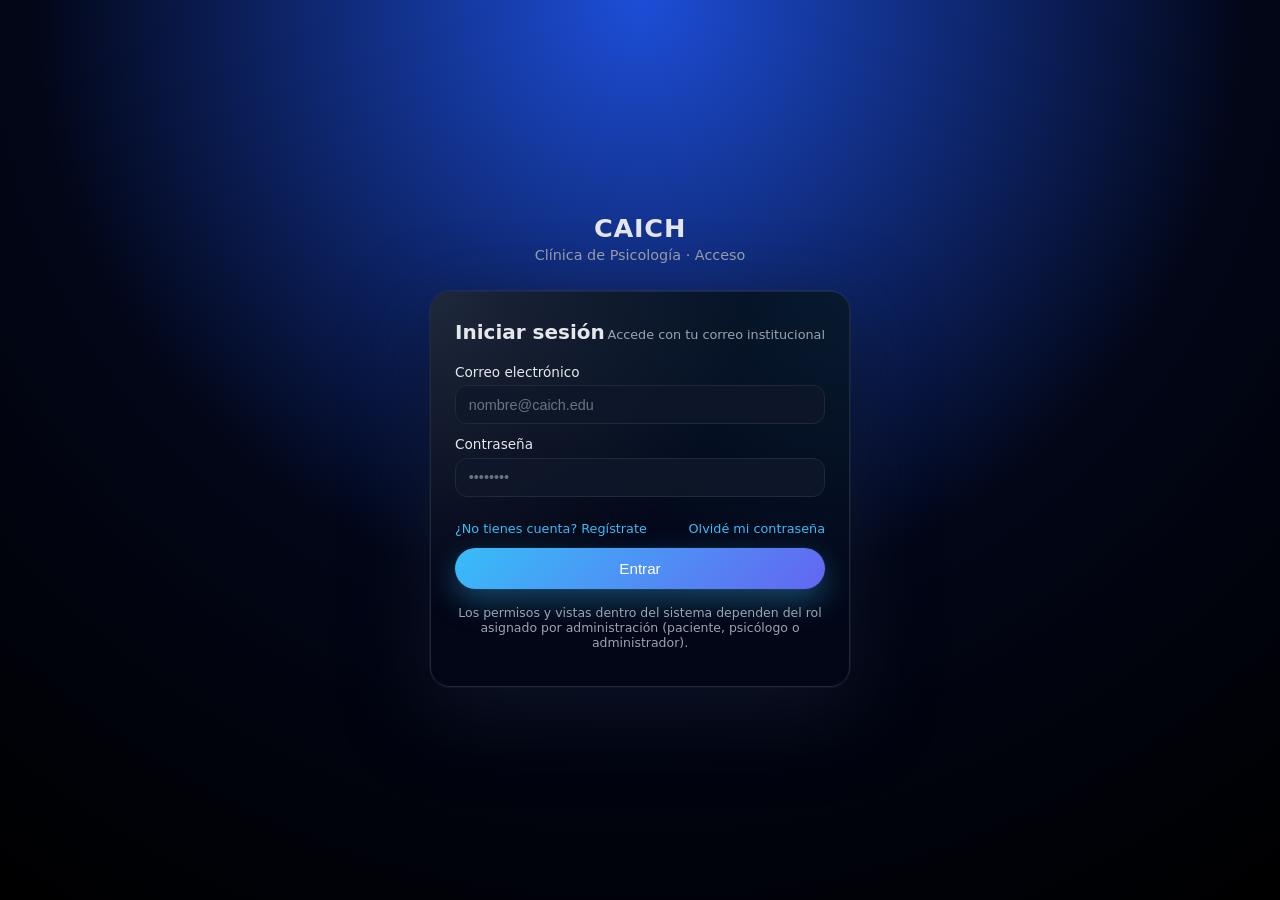
<file: login.html>
<!DOCTYPE html>
<html lang="es">
  <head>
    <meta charset="UTF-8" />
    <title>Iniciar sesión - CAICH</title>
    <meta name="viewport" content="width=device-width, initial-scale=1" />
    <link rel="stylesheet" href="./styles/auth.css" />
  </head>
  <body>
    <div class="auth-shell">
      <div class="auth-brand">
        <h1>CAICH</h1>
        <span>Clínica de Psicología · Acceso</span>
      </div>

      <div class="auth-card">
        <div class="auth-card-inner">
          <header class="auth-title">
            <h2>Iniciar sesión</h2>
            <small>Accede con tu correo institucional</small>
          </header>

          <form id="login-form" class="auth-form" autocomplete="on">
            <div class="auth-row">
              <label class="auth-label" for="login-email">Correo electrónico</label>
              <input
                id="login-email"
                name="email"
                type="email"
                class="auth-input"
                placeholder="nombre@caich.edu"
                required
              />
            </div>

            <div class="auth-row">
              <label class="auth-label" for="login-password">Contraseña</label>
              <input
                id="login-password"
                name="password"
                type="password"
                class="auth-input"
                placeholder="••••••••"
                minlength="6"
                required
              />
            </div>

            <div class="auth-footer-row">
              <a href="./register.html" class="auth-link">¿No tienes cuenta? Regístrate</a>
              <a href="#" id="recover-link" class="auth-link">Olvidé mi contraseña</a>
            </div>

            <button type="submit" class="auth-button">
              Entrar
            </button>

            <div id="login-message" class="auth-message"></div>
          </form>

          <p class="auth-hint">
            Los permisos y vistas dentro del sistema dependen del rol asignado por
            administración (paciente, psicólogo o administrador).
          </p>
        </div>
      </div>
    </div>

    <script type="module">
      import { login, recoverPassword, getMyRole } from "./js/auth.js";

      const form = document.getElementById("login-form");
      const messageBox = document.getElementById("login-message");
      const recoverLink = document.getElementById("recover-link");

      function showMessage(text, type) {
        if (!messageBox) return;
        messageBox.textContent = text;
        messageBox.className = "auth-message";
        if (type === "error") {
          messageBox.classList.add("auth-message--error");
        } else if (type === "success") {
          messageBox.classList.add("auth-message--success");
        }
      }

      function redirectByRole(role) {
        switch (role) {
          case "admin":
            window.location.href = "./admin/dashboard.html";
            break;
          case "psicologo":
          case "psicólogo":
            window.location.href = "./psychologist/dashboard.html";
            break;
          case "paciente":
          default:
            window.location.href = "./patient/dashboard.html";
        }
      }

      form?.addEventListener("submit", async (event) => {
        event.preventDefault();
        const formData = new FormData(form);
        const email = formData.get("email");
        const password = formData.get("password");

        showMessage("Verificando credenciales...", "success");

        const { data, error } = await login(email, password);

        if (error || !data) {
          showMessage(error?.message || "No se pudo iniciar sesión.", "error");
          return;
        }

        const roleResult = await getMyRole();
        if (roleResult.error) {
          showMessage(
            "Sesión iniciada, pero no se pudo determinar el rol. Contacta a administración.",
            "error"
          );
          return;
        }

        const role = roleResult.data;
        showMessage("Inicio de sesión correcto. Redirigiendo...", "success");

        setTimeout(() => redirectByRole(role), 700);
      });

      recoverLink?.addEventListener("click", async (event) => {
        event.preventDefault();
        const emailInput = document.getElementById("login-email");
        const email = emailInput?.value;

        if (!email) {
          showMessage("Escribe tu correo para recuperar la contraseña.", "error");
          return;
        }

        const { data, error } = await recoverPassword(email);
        if (error || !data) {
          showMessage(
            error?.message || "No se pudo enviar el correo de recuperación.",
            "error"
          );
          return;
        }

        showMessage(
          "Si el correo existe en el sistema, recibirás un enlace de recuperación en unos minutos.",
          "success"
        );
      });
    </script>
  </body>
</html>
</file>
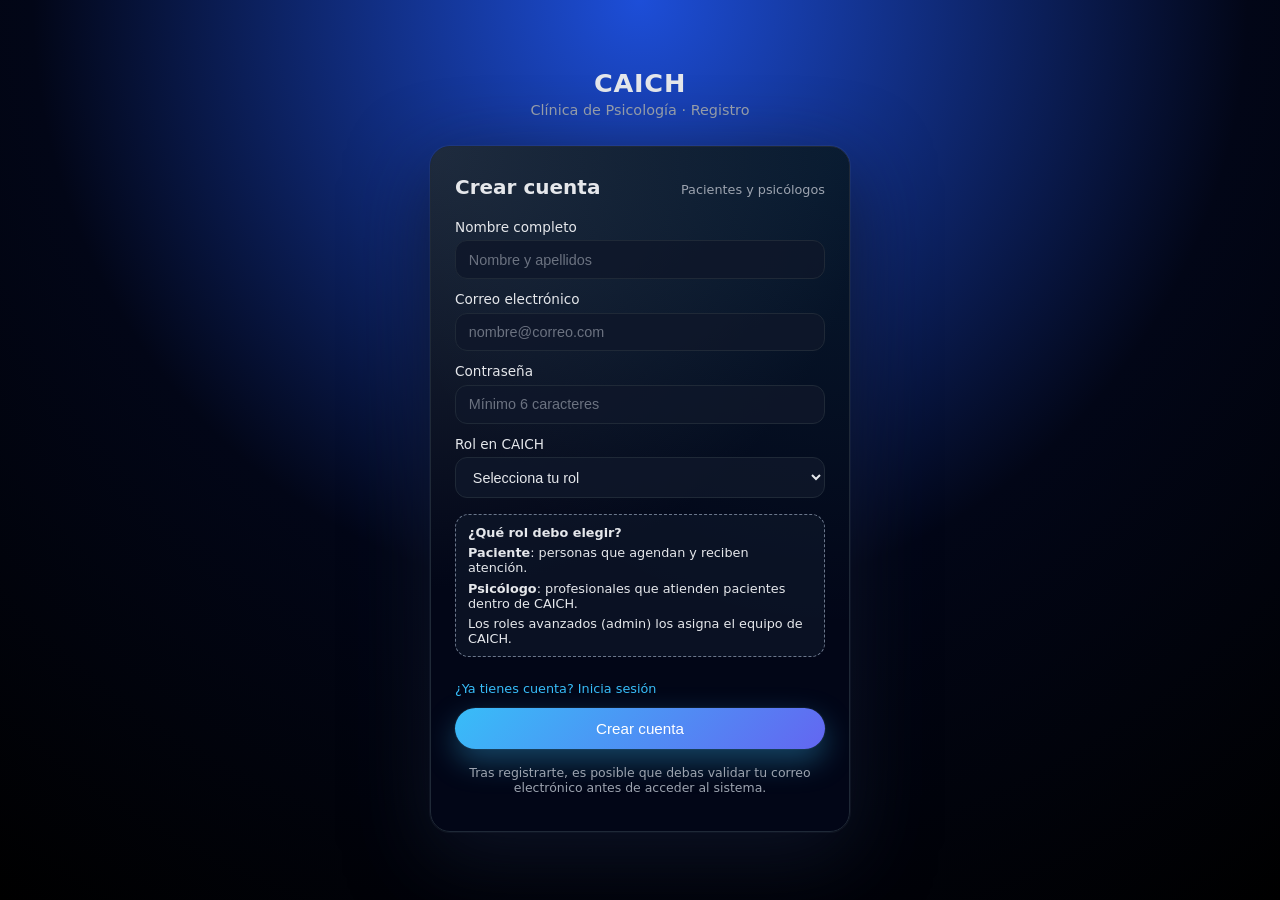
<file: register.html>
<!DOCTYPE html>
<html lang="es">
  <head>
    <meta charset="UTF-8" />
    <title>Registro de usuario - CAICH</title>
    <meta name="viewport" content="width=device-width, initial-scale=1" />
    <link rel="stylesheet" href="./styles/auth.css" />
  </head>
  <body>
    <div class="auth-shell">
      <div class="auth-brand">
        <h1>CAICH</h1>
        <span>Clínica de Psicología · Registro</span>
      </div>

      <div class="auth-card">
        <div class="auth-card-inner">
          <header class="auth-title">
            <h2>Crear cuenta</h2>
            <small>Pacientes y psicólogos</small>
          </header>

          <form id="register-form" class="auth-form" autocomplete="on">
            <div class="auth-row">
              <label class="auth-label" for="reg-fullname">Nombre completo</label>
              <input
                id="reg-fullname"
                name="fullName"
                type="text"
                class="auth-input"
                placeholder="Nombre y apellidos"
                required
              />
            </div>

            <div class="auth-row">
              <label class="auth-label" for="reg-email">Correo electrónico</label>
              <input
                id="reg-email"
                name="email"
                type="email"
                class="auth-input"
                placeholder="nombre@correo.com"
                required
              />
            </div>

            <div class="auth-row">
              <label class="auth-label" for="reg-password">Contraseña</label>
              <input
                id="reg-password"
                name="password"
                type="password"
                class="auth-input"
                placeholder="Mínimo 6 caracteres"
                minlength="6"
                required
              />
            </div>

            <div class="auth-row">
              <label class="auth-label" for="reg-role">Rol en CAICH</label>
              <select id="reg-role" name="role" class="auth-select" required>
                <option value="" disabled selected>Selecciona tu rol</option>
                <option value="paciente">Paciente</option>
                <option value="psicologo">Psicólogo</option>
              </select>
            </div>

            <div class="auth-role-row">
              <strong>¿Qué rol debo elegir?</strong>
              <span><b>Paciente</b>: personas que agendan y reciben atención.</span>
              <span><b>Psicólogo</b>: profesionales que atienden pacientes dentro de CAICH.</span>
              <span>Los roles avanzados (admin) los asigna el equipo de CAICH.</span>
            </div>

            <div class="auth-footer-row">
              <a href="./login.html" class="auth-link">¿Ya tienes cuenta? Inicia sesión</a>
            </div>

            <button type="submit" class="auth-button">
              Crear cuenta
            </button>

            <div id="register-message" class="auth-message"></div>
          </form>

          <p class="auth-hint">
            Tras registrarte, es posible que debas validar tu correo electrónico antes de acceder
            al sistema.
          </p>
        </div>
      </div>
    </div>

    <script type="module">
      import { register, login } from "./js/auth.js";

      const form = document.getElementById("register-form");
      const messageBox = document.getElementById("register-message");

      function showMessage(text, type) {
        if (!messageBox) return;
        messageBox.textContent = text;
        messageBox.className = "auth-message";
        if (type === "error") {
          messageBox.classList.add("auth-message--error");
        } else if (type === "success") {
          messageBox.classList.add("auth-message--success");
        }
      }

      form?.addEventListener("submit", async (event) => {
        event.preventDefault();
        const formData = new FormData(form);
        const fullName = formData.get("fullName");
        const email = formData.get("email");
        const password = formData.get("password");
        const role = formData.get("role");

        if (!role) {
          showMessage("Selecciona un rol para continuar.", "error");
          return;
        }

        showMessage("Creando cuenta...", "success");

        const { data, error } = await register(email, password, fullName, role);

        if (error || !data) {
          showMessage(error?.message || "No se pudo crear la cuenta.", "error");
          return;
        }

        // Dependiendo de la configuración de Supabase, puede requerir confirmación por correo.
        if (data.user && !data.session) {
          showMessage(
            "Registro correcto. Revisa tu correo para confirmar la cuenta antes de iniciar sesión.",
            "success"
          );
          return;
        }

        // Si ya hay sesión, redirigimos al login o directamente al sistema
        showMessage("Cuenta creada correctamente. Redirigiendo a inicio de sesión...", "success");
        setTimeout(() => {
          window.location.href = "./login.html";
        }, 900);
      });
    </script>
  </body>
</html>
</file>
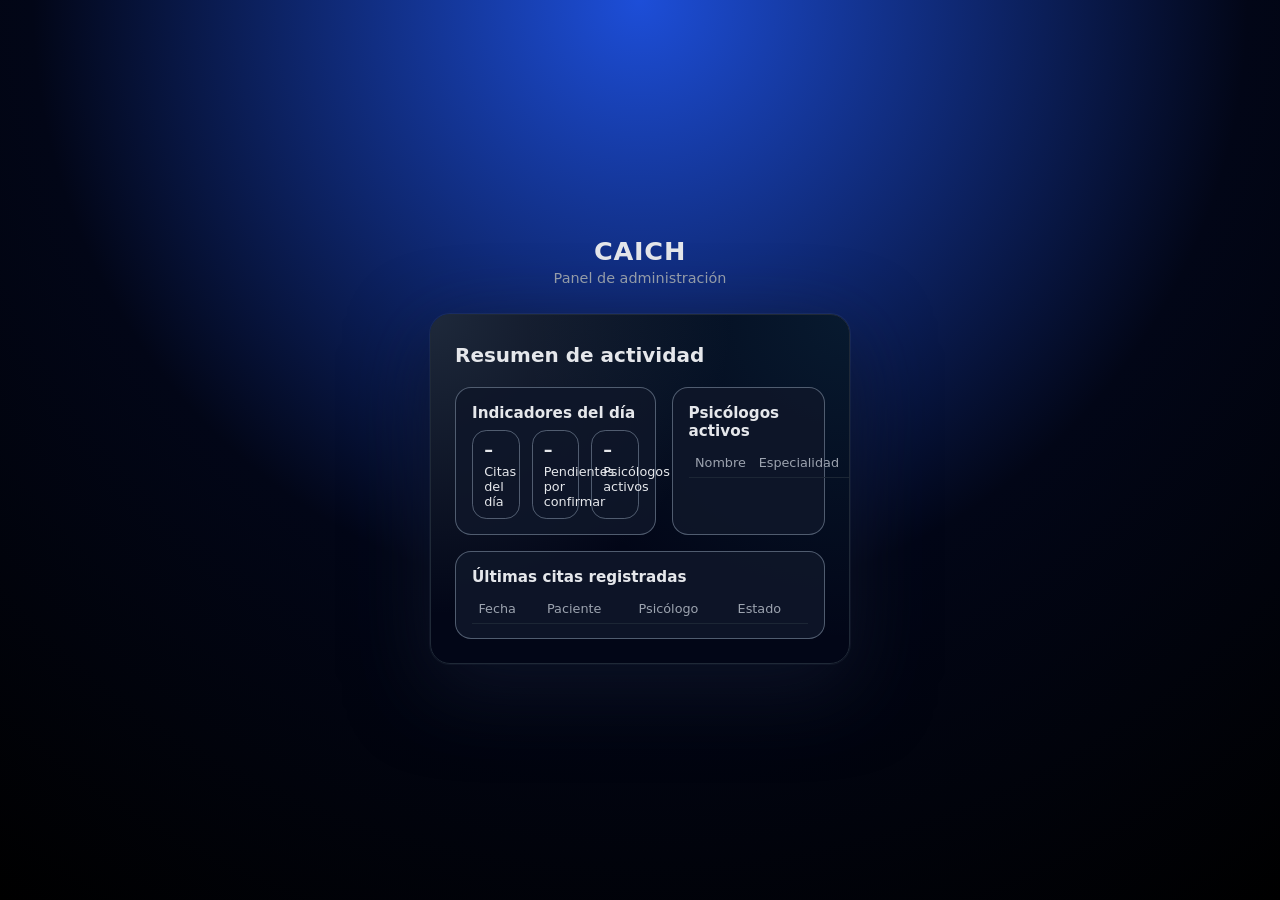
<file: admin/dashboard.html>
<!DOCTYPE html>
<html lang="es">
  <head>
    <meta charset="UTF-8" />
    <title>Panel administrador - CAICH</title>
    <meta name="viewport" content="width=device-width, initial-scale=1" />
    <link rel="stylesheet" href="../styles/auth.css" />
    <style>
      .admin-layout {
        display: grid;
        grid-template-columns: minmax(0, 1.7fr) minmax(0, 1.3fr);
        gap: 1rem;
        margin-top: 0.5rem;
      }

      .admin-card {
        border-radius: 1rem;
        border: 1px solid rgba(148, 163, 184, 0.5);
        background: rgba(15, 23, 42, 0.9);
        padding: 1rem 1rem 0.9rem;
      }

      .admin-card h3 {
        margin: 0 0 0.5rem;
        font-size: 0.95rem;
      }

      .kpi-grid {
        display: grid;
        grid-template-columns: repeat(3, minmax(0, 1fr));
        gap: 0.75rem;
      }

      .kpi {
        border-radius: 0.9rem;
        border: 1px solid rgba(148, 163, 184, 0.5);
        padding: 0.6rem 0.7rem;
        font-size: 0.8rem;
      }

      .kpi strong {
        display: block;
        font-size: 1.1rem;
        margin-bottom: 0.2rem;
      }

      table {
        width: 100%;
        border-collapse: collapse;
        font-size: 0.8rem;
      }

      th,
      td {
        padding: 0.45rem 0.4rem;
        border-bottom: 1px solid rgba(31, 41, 55, 0.9);
      }

      th {
        text-align: left;
        font-weight: 500;
        color: #9ca3af;
      }

      tbody tr:hover {
        background: rgba(15, 23, 42, 0.7);
      }

      .pill {
        display: inline-flex;
        padding: 0.15rem 0.5rem;
        border-radius: 999px;
        font-size: 0.7rem;
        border: 1px solid rgba(148, 163, 184, 0.7);
      }

      .pill--active {
        border-color: rgba(74, 222, 128, 0.8);
        color: #bbf7d0;
      }

      .pill--pending {
        border-color: rgba(250, 204, 21, 0.8);
        color: #fef9c3;
      }

      .pill--confirmed {
        border-color: rgba(56, 189, 248, 0.8);
        color: #e0f2fe;
      }

      .pill--cancelled {
        border-color: rgba(248, 113, 113, 0.9);
        color: #fecaca;
      }

      @media (max-width: 800px) {
        .admin-layout {
          grid-template-columns: minmax(0, 1fr);
        }
      }
    </style>
  </head>
  <body>
    <div class="auth-shell">
      <div class="auth-brand">
        <h1>CAICH</h1>
        <span>Panel de administración</span>
      </div>

      <div class="auth-card">
        <div class="auth-card-inner">
          <header class="auth-title">
            <h2>Resumen de actividad</h2>
            <small id="today-label"></small>
          </header>

          <div class="admin-layout">
            <section class="admin-card">
              <h3>Indicadores del día</h3>
              <div class="kpi-grid">
                <div class="kpi">
                  <strong id="kpi-total-dia">–</strong>
                  Citas del día
                </div>
                <div class="kpi">
                  <strong id="kpi-pendientes">–</strong>
                  Pendientes por confirmar
                </div>
                <div class="kpi">
                  <strong id="kpi-psicologos">–</strong>
                  Psicólogos activos
                </div>
              </div>
            </section>

            <section class="admin-card">
              <h3>Psicólogos activos</h3>
              <table>
                <thead>
                  <tr>
                    <th>Nombre</th>
                    <th>Especialidad</th>
                    <th>Estado</th>
                  </tr>
                </thead>
                <tbody id="psychologists-body"></tbody>
              </table>
            </section>
          </div>

          <section class="admin-card" style="margin-top: 1rem;">
            <h3>Últimas citas registradas</h3>
            <table>
              <thead>
                <tr>
                  <th>Fecha</th>
                  <th>Paciente</th>
                  <th>Psicólogo</th>
                  <th>Estado</th>
                </tr>
              </thead>
              <tbody id="appointments-body"></tbody>
            </table>
          </section>

          <div id="admin-message" class="auth-message"></div>
        </div>
      </div>
    </div>

    <script type="module">
      import { supabase } from "../js/supabaseClient.js";
      import { getCurrentUser, getMyRole } from "../js/auth.js";
      import { getAllAppointments } from "../js/appointments.js";

      const messageBox = document.getElementById("admin-message");

      function showMessage(text, type) {
        if (!messageBox) return;
        messageBox.textContent = text;
        messageBox.className = "auth-message";
        if (type === "error") {
          messageBox.classList.add("auth-message--error");
        } else if (type === "success") {
          messageBox.classList.add("auth-message--success");
        }
      }

      async function enforceAdmin() {
        const { data: user, error: userError } = await getCurrentUser();
        if (userError || !user) {
          window.location.href = "../login.html";
          return null;
        }

        const { data: role, error: roleError } = await getMyRole();
        if (roleError || role !== "admin") {
          window.location.href = "../login.html";
          return null;
        }
        return user;
      }

      function formatTodayLabel() {
        const today = new Date();
        const opts = { weekday: "long", year: "numeric", month: "short", day: "numeric" };
        const label = today.toLocaleDateString("es-ES", opts);
        document.getElementById("today-label").textContent = label;
        return today.toISOString().slice(0, 10);
      }

      async function loadKPIs(todayStr) {
        const { data: citasDia, error } = await supabase
          .from("citas")
          .select("id, estado")
          .eq("fecha", todayStr);

        if (!error && citasDia) {
          document.getElementById("kpi-total-dia").textContent = citasDia.length;
          const pendientes = citasDia.filter((c) => c.estado === "pendiente").length;
          document.getElementById("kpi-pendientes").textContent = pendientes;
        }

        const { data: psicologos, error: psyError } = await supabase
          .from("psicologos")
          .select("id")
          .eq("activo", true);
        if (!psyError && psicologos) {
          document.getElementById("kpi-psicologos").textContent = psicologos.length;
        }
      }

      async function loadPsychologistsTable() {
        const tbody = document.getElementById("psychologists-body");
        tbody.innerHTML = "";
        const { data, error } = await supabase
          .from("psicologos")
          .select("*")
          .eq("activo", true)
          .order("nombre_completo", { ascending: true });

        if (error) {
          showMessage("Error al cargar psicólogos activos.", "error");
          return;
        }

        if (!data.length) {
          tbody.innerHTML = "<tr><td colspan='3'>No hay psicólogos activos.</td></tr>";
          return;
        }

        data.forEach((p) => {
          const tr = document.createElement("tr");
          tr.innerHTML = `
            <td>${p.nombre_completo || "-"}</td>
            <td>${p.especialidad || "-"}</td>
            <td><span class="pill pill--active">Activo</span></td>
          `;
          tbody.appendChild(tr);
        });
      }

      async function loadLatestAppointments() {
        const tbody = document.getElementById("appointments-body");
        tbody.innerHTML = "";
        const { data, error } = await getAllAppointments();

        if (error) {
          showMessage("Error al cargar citas.", "error");
          return;
        }

        if (!data.length) {
          tbody.innerHTML = "<tr><td colspan='4'>No hay citas registradas.</td></tr>";
          return;
        }

        const latest = data.slice(-10).reverse();

        latest.forEach((c) => {
          const estado = String(c.estado || "").toLowerCase();
          let pillClass = "pill";
          if (estado === "pendiente") pillClass += " pill--pending";
          else if (estado === "confirmada") pillClass += " pill--confirmed";
          else if (estado === "cancelada") pillClass += " pill--cancelled";

          const tr = document.createElement("tr");
          tr.innerHTML = `
            <td>${c.fecha || ""} ${c.hora ? c.hora.slice(0, 5) : ""}</td>
            <td>${c.pacientes?.nombre_completo || "Paciente"}</td>
            <td>${c.psicologos?.nombre_completo || "Psicólogo"}</td>
            <td><span class="${pillClass}">${c.estado || "-"}</span></td>
          `;
          tbody.appendChild(tr);
        });
      }

      (async function init() {
        const user = await enforceAdmin();
        if (!user) return;

        const todayStr = formatTodayLabel();
        await Promise.all([loadKPIs(todayStr), loadPsychologistsTable(), loadLatestAppointments()]);
      })();
    </script>
  </body>
</html>
</file>
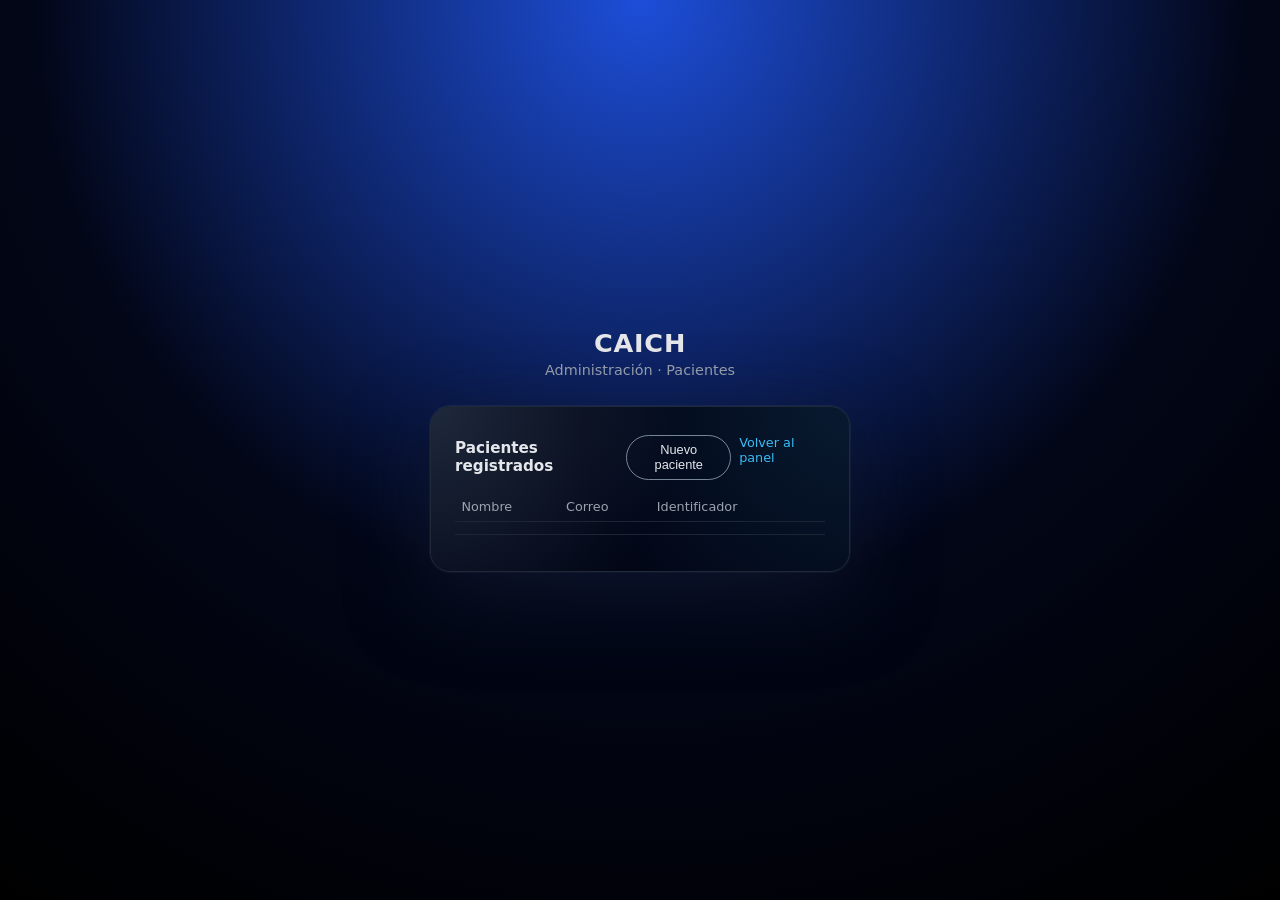
<file: admin/patients.html>
<!DOCTYPE html>
<html lang="es">
  <head>
    <meta charset="UTF-8" />
    <title>Gestión de pacientes - CAICH</title>
    <meta name="viewport" content="width=device-width, initial-scale=1" />
    <link rel="stylesheet" href="../styles/auth.css" />
    <style>
      .admin-layout-single {
        margin-top: 0.5rem;
      }

      .admin-card {
        border-radius: 1rem;
        border: 1px solid rgba(148, 163, 184, 0.5);
        background: rgba(15, 23, 42, 0.9);
        padding: 1rem 1rem 0.9rem;
      }

      .admin-card-header {
        display: flex;
        justify-content: space-between;
        align-items: center;
        margin-bottom: 0.75rem;
      }

      .admin-card-header h3 {
        margin: 0;
        font-size: 0.95rem;
      }

      .admin-actions {
        display: flex;
        gap: 0.5rem;
      }

      .btn-outline {
        border-radius: 999px;
        border: 1px solid rgba(148, 163, 184, 0.8);
        padding: 0.4rem 0.7rem;
        background: transparent;
        color: #e5e7eb;
        font-size: 0.8rem;
        cursor: pointer;
      }

      .btn-outline:hover {
        background: rgba(30, 64, 175, 0.6);
      }

      table {
        width: 100%;
        border-collapse: collapse;
        font-size: 0.8rem;
      }

      th,
      td {
        padding: 0.45rem 0.4rem;
        border-bottom: 1px solid rgba(31, 41, 55, 0.9);
      }

      th {
        text-align: left;
        font-weight: 500;
        color: #9ca3af;
      }

      tbody tr:hover {
        background: rgba(15, 23, 42, 0.7);
      }

      .tag {
        display: inline-flex;
        padding: 0.1rem 0.45rem;
        border-radius: 999px;
        border: 1px solid rgba(148, 163, 184, 0.7);
        font-size: 0.7rem;
      }

      .table-actions button {
        margin-right: 0.25rem;
        border-radius: 999px;
        border: 1px solid rgba(148, 163, 184, 0.8);
        background: transparent;
        color: #e5e7eb;
        font-size: 0.75rem;
        padding: 0.2rem 0.5rem;
        cursor: pointer;
      }

      .table-actions button[data-action="delete"] {
        border-color: rgba(248, 113, 113, 0.9);
        color: #fecaca;
      }

      .inline-form {
        margin-top: 0.75rem;
        border-top: 1px solid rgba(31, 41, 55, 0.9);
        padding-top: 0.75rem;
      }
    </style>
  </head>
  <body>
    <div class="auth-shell">
      <div class="auth-brand">
        <h1>CAICH</h1>
        <span>Administración · Pacientes</span>
      </div>

      <div class="auth-card admin-layout-single">
        <div class="auth-card-inner">
          <header class="admin-card-header">
            <h3>Pacientes registrados</h3>
            <div class="admin-actions">
              <button id="new-patient-btn" class="btn-outline">Nuevo paciente</button>
              <a href="./dashboard.html" class="auth-link">Volver al panel</a>
            </div>
          </header>

          <table>
            <thead>
              <tr>
                <th>Nombre</th>
                <th>Correo</th>
                <th>Identificador</th>
                <th></th>
              </tr>
            </thead>
            <tbody id="patients-body"></tbody>
          </table>

          <div id="patient-form-container" class="inline-form"></div>

          <div id="patients-message" class="auth-message"></div>
        </div>
      </div>
    </div>

    <script type="module">
      import { supabase } from "../js/supabaseClient.js";
      import { getCurrentUser, getMyRole } from "../js/auth.js";

      const tbody = document.getElementById("patients-body");
      const formContainer = document.getElementById("patient-form-container");
      const messageBox = document.getElementById("patients-message");
      const newPatientBtn = document.getElementById("new-patient-btn");

      function showMessage(text, type) {
        if (!messageBox) return;
        messageBox.textContent = text;
        messageBox.className = "auth-message";
        if (type === "error") {
          messageBox.classList.add("auth-message--error");
        } else if (type === "success") {
          messageBox.classList.add("auth-message--success");
        }
      }

      async function enforceAdmin() {
        const { data: user, error: userError } = await getCurrentUser();
        if (userError || !user) {
          window.location.href = "../login.html";
          return null;
        }

        const { data: role, error: roleError } = await getMyRole();
        if (roleError || role !== "admin") {
          window.location.href = "../login.html";
          return null;
        }
        return user;
      }

      async function loadPatients() {
        tbody.innerHTML = "";
        const { data, error } = await supabase
          .from("pacientes")
          .select("*")
          .order("created_at", { ascending: false });

        if (error) {
          console.error(error);
          showMessage("Error al cargar pacientes.", "error");
          return;
        }

        if (!data.length) {
          tbody.innerHTML = "<tr><td colspan='4'>No hay pacientes registrados.</td></tr>";
          return;
        }

        data.forEach((p) => {
          const tr = document.createElement("tr");
          tr.innerHTML = `
            <td>${p.nombre_completo || "-"}</td>
            <td>${p.email || "-"}</td>
            <td><span class="tag">${p.id}</span></td>
            <td class="table-actions">
              <button data-action="edit" data-id="${p.id}">Editar</button>
              <button data-action="delete" data-id="${p.id}">Eliminar</button>
            </td>
          `;
          tbody.appendChild(tr);
        });
      }

      function renderForm(patient = null) {
        const isEdit = Boolean(patient);
        formContainer.innerHTML = `
          <form id="patient-form" class="auth-form">
            <div class="auth-row">
              <label class="auth-label" for="p-name">Nombre completo</label>
              <input
                id="p-name"
                name="nombre_completo"
                type="text"
                class="auth-input"
                required
                value="${patient?.nombre_completo || ""}"
              />
            </div>
            <div class="auth-row">
              <label class="auth-label" for="p-email">Correo electrónico</label>
              <input
                id="p-email"
                name="email"
                type="email"
                class="auth-input"
                value="${patient?.email || ""}"
              />
            </div>
            <div class="auth-footer-row">
              <button type="button" id="cancel-form" class="btn-outline">Cancelar</button>
              <button type="submit" class="auth-button">
                ${isEdit ? "Guardar cambios" : "Registrar paciente"}
              </button>
            </div>
          </form>
        `;

        const form = document.getElementById("patient-form");
        const cancelBtn = document.getElementById("cancel-form");

        cancelBtn?.addEventListener("click", () => {
          formContainer.innerHTML = "";
        });

        form?.addEventListener("submit", async (event) => {
          event.preventDefault();
          const formData = new FormData(form);
          const payload = {
            nombre_completo: formData.get("nombre_completo"),
            email: formData.get("email") || null
          };

          let result;
          if (isEdit) {
            result = await supabase
              .from("pacientes")
              .update(payload)
              .eq("id", patient.id)
              .select()
              .single();
          } else {
            result = await supabase.from("pacientes").insert(payload).select().single();
          }

          if (result.error) {
            console.error(result.error);
            showMessage(
              result.error.message || "No se pudo guardar el paciente.",
              "error"
            );
            return;
          }

          showMessage("Paciente guardado correctamente.", "success");
          formContainer.innerHTML = "";
          await loadPatients();
        });
      }

      tbody.addEventListener("click", async (event) => {
        const target = event.target;
        if (!(target instanceof HTMLElement)) return;
        const action = target.dataset.action;
        const id = target.dataset.id;
        if (!action || !id) return;

        if (action === "edit") {
          const { data, error } = await supabase
            .from("pacientes")
            .select("*")
            .eq("id", id)
            .single();
          if (error) {
            console.error(error);
            showMessage("No se pudo cargar el paciente para edición.", "error");
            return;
          }
          renderForm(data);
        } else if (action === "delete") {
          if (!confirm("¿Eliminar este paciente? Esta acción no se puede deshacer.")) return;
          const { error } = await supabase.from("pacientes").delete().eq("id", id);
          if (error) {
            console.error(error);
            showMessage("No se pudo eliminar el paciente.", "error");
            return;
          }
          showMessage("Paciente eliminado.", "success");
          await loadPatients();
        }
      });

      newPatientBtn?.addEventListener("click", () => {
        renderForm(null);
      });

      (async function init() {
        const user = await enforceAdmin();
        if (!user) return;
        await loadPatients();
      })();
    </script>
  </body>
</html>
</file>
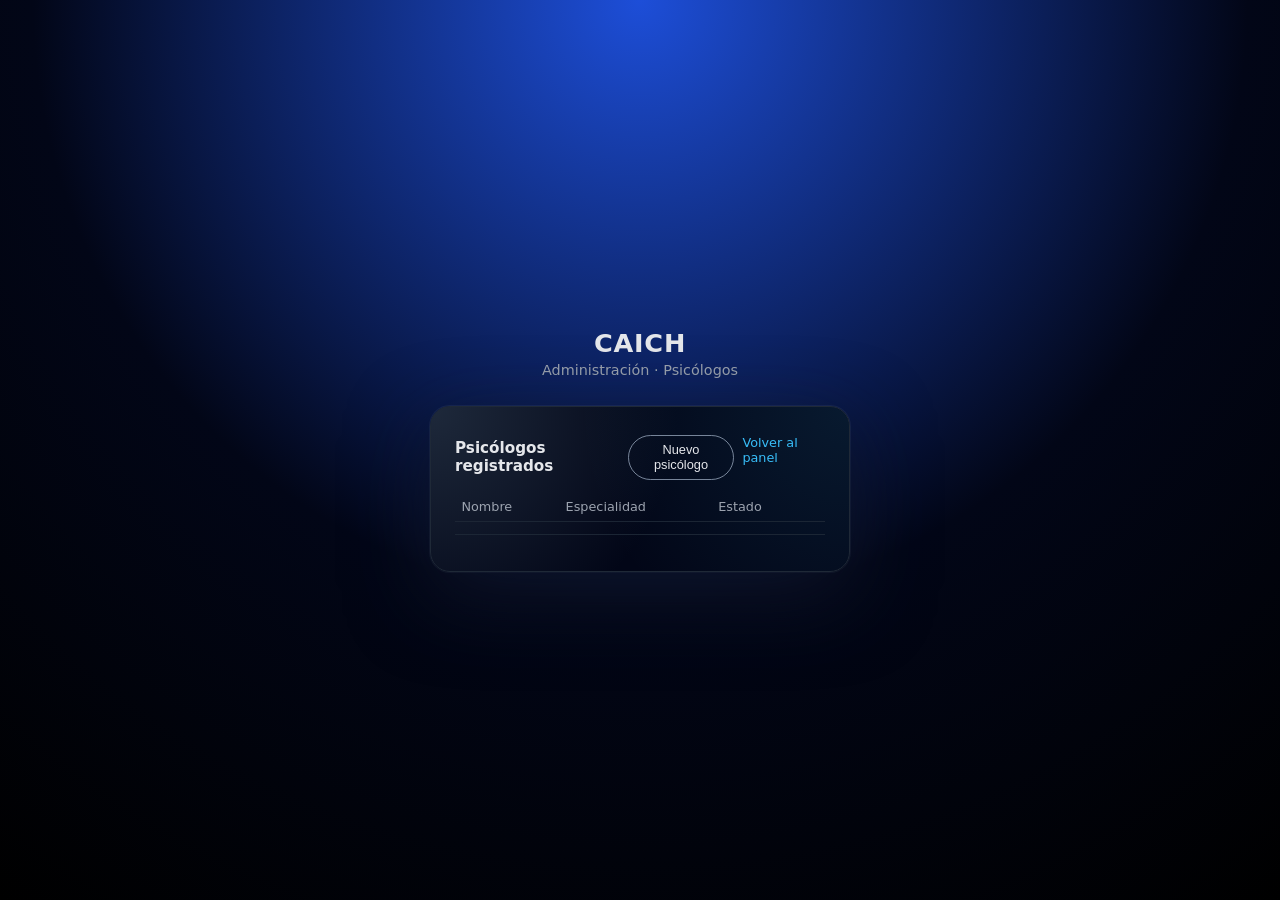
<file: admin/psychologists.html>
<!DOCTYPE html>
<html lang="es">
  <head>
    <meta charset="UTF-8" />
    <title>Gestión de psicólogos - CAICH</title>
    <meta name="viewport" content="width=device-width, initial-scale=1" />
    <link rel="stylesheet" href="../styles/auth.css" />
    <style>
      .admin-layout-single {
        margin-top: 0.5rem;
      }

      .admin-card {
        border-radius: 1rem;
        border: 1px solid rgba(148, 163, 184, 0.5);
        background: rgba(15, 23, 42, 0.9);
        padding: 1rem 1rem 0.9rem;
      }

      .admin-card-header {
        display: flex;
        justify-content: space-between;
        align-items: center;
        margin-bottom: 0.75rem;
      }

      .admin-card-header h3 {
        margin: 0;
        font-size: 0.95rem;
      }

      .admin-actions {
        display: flex;
        gap: 0.5rem;
      }

      .btn-outline {
        border-radius: 999px;
        border: 1px solid rgba(148, 163, 184, 0.8);
        padding: 0.4rem 0.7rem;
        background: transparent;
        color: #e5e7eb;
        font-size: 0.8rem;
        cursor: pointer;
      }

      .btn-outline:hover {
        background: rgba(30, 64, 175, 0.6);
      }

      table {
        width: 100%;
        border-collapse: collapse;
        font-size: 0.8rem;
      }

      th,
      td {
        padding: 0.45rem 0.4rem;
        border-bottom: 1px solid rgba(31, 41, 55, 0.9);
      }

      th {
        text-align: left;
        font-weight: 500;
        color: #9ca3af;
      }

      tbody tr:hover {
        background: rgba(15, 23, 42, 0.7);
      }

      .tag {
        display: inline-flex;
        padding: 0.1rem 0.45rem;
        border-radius: 999px;
        border: 1px solid rgba(148, 163, 184, 0.7);
        font-size: 0.7rem;
      }

      .pill {
        display: inline-flex;
        padding: 0.1rem 0.45rem;
        border-radius: 999px;
        border: 1px solid rgba(148, 163, 184, 0.7);
        font-size: 0.7rem;
      }

      .pill--active {
        border-color: rgba(74, 222, 128, 0.8);
        color: #bbf7d0;
      }

      .pill--inactive {
        border-color: rgba(148, 163, 184, 0.8);
        color: #e5e7eb;
      }

      .table-actions button {
        margin-right: 0.25rem;
        border-radius: 999px;
        border: 1px solid rgba(148, 163, 184, 0.8);
        background: transparent;
        color: #e5e7eb;
        font-size: 0.75rem;
        padding: 0.2rem 0.5rem;
        cursor: pointer;
      }

      .table-actions button[data-action="delete"] {
        border-color: rgba(248, 113, 113, 0.9);
        color: #fecaca;
      }

      .inline-form {
        margin-top: 0.75rem;
        border-top: 1px solid rgba(31, 41, 55, 0.9);
        padding-top: 0.75rem;
      }
    </style>
  </head>
  <body>
    <div class="auth-shell">
      <div class="auth-brand">
        <h1>CAICH</h1>
        <span>Administración · Psicólogos</span>
      </div>

      <div class="auth-card admin-layout-single">
        <div class="auth-card-inner">
          <header class="admin-card-header">
            <h3>Psicólogos registrados</h3>
            <div class="admin-actions">
              <button id="new-psychologist-btn" class="btn-outline">
                Nuevo psicólogo
              </button>
              <a href="./dashboard.html" class="auth-link">Volver al panel</a>
            </div>
          </header>

          <table>
            <thead>
              <tr>
                <th>Nombre</th>
                <th>Especialidad</th>
                <th>Estado</th>
                <th></th>
              </tr>
            </thead>
            <tbody id="psychologists-body"></tbody>
          </table>

          <div id="psychologist-form-container" class="inline-form"></div>

          <div id="psychologists-message" class="auth-message"></div>
        </div>
      </div>
    </div>

    <script type="module">
      import { supabase } from "../js/supabaseClient.js";
      import { getCurrentUser, getMyRole } from "../js/auth.js";

      const tbody = document.getElementById("psychologists-body");
      const formContainer = document.getElementById("psychologist-form-container");
      const messageBox = document.getElementById("psychologists-message");
      const newPsychologistBtn = document.getElementById("new-psychologist-btn");

      function showMessage(text, type) {
        if (!messageBox) return;
        messageBox.textContent = text;
        messageBox.className = "auth-message";
        if (type === "error") {
          messageBox.classList.add("auth-message--error");
        } else if (type === "success") {
          messageBox.classList.add("auth-message--success");
        }
      }

      async function enforceAdmin() {
        const { data: user, error: userError } = await getCurrentUser();
        if (userError || !user) {
          window.location.href = "../login.html";
          return null;
        }

        const { data: role, error: roleError } = await getMyRole();
        if (roleError || role !== "admin") {
          window.location.href = "../login.html";
          return null;
        }
        return user;
      }

      async function loadPsychologists() {
        tbody.innerHTML = "";
        const { data, error } = await supabase
          .from("psicologos")
          .select("*")
          .order("created_at", { ascending: false });

        if (error) {
          console.error(error);
          showMessage("Error al cargar psicólogos.", "error");
          return;
        }

        if (!data.length) {
          tbody.innerHTML = "<tr><td colspan='4'>No hay psicólogos registrados.</td></tr>";
          return;
        }

        data.forEach((p) => {
          const tr = document.createElement("tr");
          const active = Boolean(p.activo);
          tr.innerHTML = `
            <td>${p.nombre_completo || "-"}</td>
            <td>${p.especialidad || "-"}</td>
            <td>
              <span class="pill ${
                active ? "pill--active" : "pill--inactive"
              }">${active ? "Activo" : "Inactivo"}</span>
            </td>
            <td class="table-actions">
              <button data-action="edit" data-id="${p.id}">Editar</button>
              <button data-action="toggle" data-id="${p.id}">${
                active ? "Desactivar" : "Activar"
              }</button>
              <button data-action="delete" data-id="${p.id}">Eliminar</button>
            </td>
          `;
          tbody.appendChild(tr);
        });
      }

      function renderForm(psychologist = null) {
        const isEdit = Boolean(psychologist);
        formContainer.innerHTML = `
          <form id="psychologist-form" class="auth-form">
            <div class="auth-row">
              <label class="auth-label" for="ps-name">Nombre completo</label>
              <input
                id="ps-name"
                name="nombre_completo"
                type="text"
                class="auth-input"
                required
                value="${psychologist?.nombre_completo || ""}"
              />
            </div>
            <div class="auth-row">
              <label class="auth-label" for="ps-specialty">Especialidad</label>
              <input
                id="ps-specialty"
                name="especialidad"
                type="text"
                class="auth-input"
                value="${psychologist?.especialidad || ""}"
              />
            </div>
            <div class="auth-row">
              <label class="auth-label" for="ps-active">Activo</label>
              <select id="ps-active" name="activo" class="auth-select">
                <option value="true" ${psychologist?.activo !== false ? "selected" : ""}>
                  Sí
                </option>
                <option value="false" ${psychologist?.activo === false ? "selected" : ""}>
                  No
                </option>
              </select>
            </div>
            <div class="auth-footer-row">
              <button type="button" id="cancel-form" class="btn-outline">Cancelar</button>
              <button type="submit" class="auth-button">
                ${isEdit ? "Guardar cambios" : "Registrar psicólogo"}
              </button>
            </div>
          </form>
        `;

        const form = document.getElementById("psychologist-form");
        const cancelBtn = document.getElementById("cancel-form");

        cancelBtn?.addEventListener("click", () => {
          formContainer.innerHTML = "";
        });

        form?.addEventListener("submit", async (event) => {
          event.preventDefault();
          const formData = new FormData(form);
          const payload = {
            nombre_completo: formData.get("nombre_completo"),
            especialidad: formData.get("especialidad") || null,
            activo: formData.get("activo") === "true"
          };

          let result;
          if (isEdit) {
            result = await supabase
              .from("psicologos")
              .update(payload)
              .eq("id", psychologist.id)
              .select()
              .single();
          } else {
            result = await supabase.from("psicologos").insert(payload).select().single();
          }

          if (result.error) {
            console.error(result.error);
            showMessage(
              result.error.message || "No se pudo guardar el psicólogo.",
              "error"
            );
            return;
          }

          showMessage("Psicólogo guardado correctamente.", "success");
          formContainer.innerHTML = "";
          await loadPsychologists();
        });
      }

      tbody.addEventListener("click", async (event) => {
        const target = event.target;
        if (!(target instanceof HTMLElement)) return;
        const action = target.dataset.action;
        const id = target.dataset.id;
        if (!action || !id) return;

        if (action === "edit") {
          const { data, error } = await supabase
            .from("psicologos")
            .select("*")
            .eq("id", id)
            .single();
          if (error) {
            console.error(error);
            showMessage("No se pudo cargar el psicólogo para edición.", "error");
            return;
          }
          renderForm(data);
        } else if (action === "toggle") {
          const { data, error } = await supabase
            .from("psicologos")
            .select("activo")
            .eq("id", id)
            .single();
          if (error) {
            console.error(error);
            showMessage("No se pudo actualizar el estado.", "error");
            return;
          }
          const newValue = !data.activo;
          const updateResult = await supabase
            .from("psicologos")
            .update({ activo: newValue })
            .eq("id", id);
          if (updateResult.error) {
            console.error(updateResult.error);
            showMessage("No se pudo actualizar el estado.", "error");
            return;
          }
          await loadPsychologists();
        } else if (action === "delete") {
          if (!confirm("¿Eliminar este psicólogo? Esta acción no se puede deshacer.")) return;
          const { error } = await supabase.from("psicologos").delete().eq("id", id);
          if (error) {
            console.error(error);
            showMessage("No se pudo eliminar el psicólogo.", "error");
            return;
          }
          showMessage("Psicólogo eliminado.", "success");
          await loadPsychologists();
        }
      });

      newPsychologistBtn?.addEventListener("click", () => {
        renderForm(null);
      });

      (async function init() {
        const user = await enforceAdmin();
        if (!user) return;
        await loadPsychologists();
      })();
    </script>
  </body>
</html>
</file>
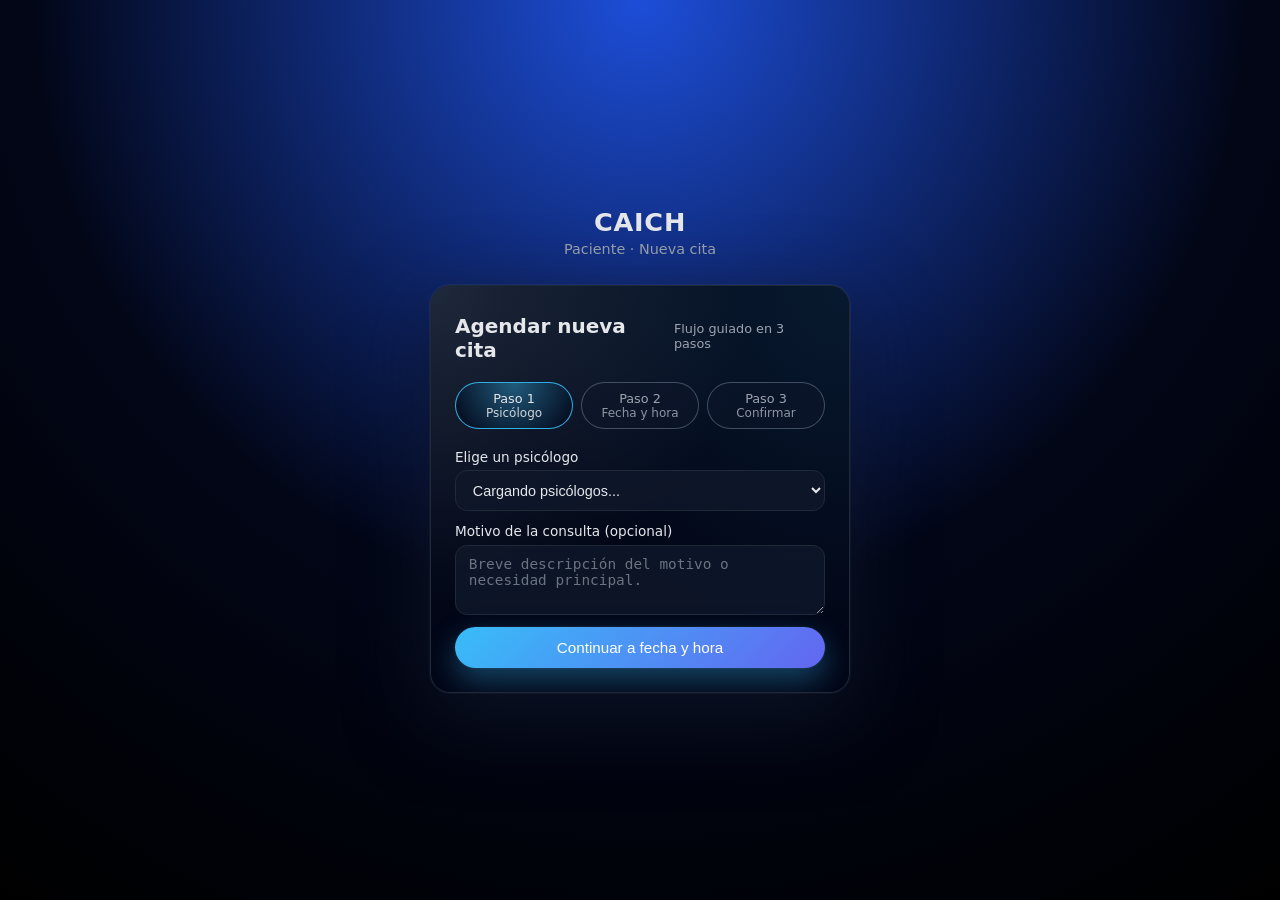
<file: patient/new-appointment.html>
<!DOCTYPE html>
<html lang="es">
  <head>
    <meta charset="UTF-8" />
    <title>Nueva cita - Paciente · CAICH</title>
    <meta name="viewport" content="width=device-width, initial-scale=1" />
    <link rel="stylesheet" href="../styles/auth.css" />
    <style>
      .wizard-steps {
        display: flex;
        justify-content: space-between;
        margin-bottom: 1.25rem;
        gap: 0.5rem;
        font-size: 0.8rem;
      }

      .wizard-step {
        flex: 1;
        text-align: center;
        padding: 0.5rem 0.4rem;
        border-radius: 999px;
        border: 1px solid rgba(148, 163, 184, 0.4);
        color: #9ca3af;
        background: rgba(15, 23, 42, 0.5);
      }

      .wizard-step--active {
        border-color: rgba(56, 189, 248, 0.9);
        background: radial-gradient(circle at top, rgba(56, 189, 248, 0.4), #020617);
        color: #e5e7eb;
      }

      .wizard-step span {
        display: block;
        font-size: 0.75rem;
        opacity: 0.9;
      }

      .wizard-content {
        display: none;
      }

      .wizard-content--active {
        display: block;
      }

      .slot-grid {
        display: grid;
        grid-template-columns: repeat(auto-fill, minmax(80px, 1fr));
        gap: 0.5rem;
        margin-top: 0.75rem;
      }

      .slot-button {
        border-radius: 999px;
        border: 1px solid rgba(148, 163, 184, 0.5);
        background: rgba(15, 23, 42, 0.7);
        color: #e5e7eb;
        padding: 0.45rem 0.4rem;
        font-size: 0.8rem;
        cursor: pointer;
        transition: background 0.12s ease, border-color 0.12s ease, transform 0.08s ease;
      }

      .slot-button:hover {
        background: rgba(56, 189, 248, 0.22);
        border-color: rgba(56, 189, 248, 0.9);
      }

      .slot-button[disabled] {
        opacity: 0.35;
        cursor: not-allowed;
      }

      .slot-button--selected {
        background: linear-gradient(135deg, #38bdf8, #6366f1);
        border-color: transparent;
      }

      .summary-list {
        list-style: none;
        padding: 0;
        margin: 0.5rem 0 0;
        font-size: 0.9rem;
      }

      .summary-list li {
        margin-bottom: 0.25rem;
      }
    </style>
  </head>
  <body>
    <div class="auth-shell">
      <div class="auth-brand">
        <h1>CAICH</h1>
        <span>Paciente · Nueva cita</span>
      </div>

      <div class="auth-card">
        <div class="auth-card-inner">
          <header class="auth-title">
            <h2>Agendar nueva cita</h2>
            <small>Flujo guiado en 3 pasos</small>
          </header>

          <div class="wizard-steps">
            <div class="wizard-step wizard-step--active" data-step-indicator="1">
              Paso 1
              <span>Psicólogo</span>
            </div>
            <div class="wizard-step" data-step-indicator="2">
              Paso 2
              <span>Fecha y hora</span>
            </div>
            <div class="wizard-step" data-step-indicator="3">
              Paso 3
              <span>Confirmar</span>
            </div>
          </div>

          <div id="step-1" class="wizard-content wizard-content--active">
            <form id="step-1-form" class="auth-form">
              <div class="auth-row">
                <label class="auth-label" for="psychologist-select">
                  Elige un psicólogo
                </label>
                <select
                  id="psychologist-select"
                  name="psychologistId"
                  class="auth-select"
                  required
                >
                  <option value="" disabled selected>Cargando psicólogos...</option>
                </select>
              </div>

              <div class="auth-row">
                <label class="auth-label" for="notes">
                  Motivo de la consulta (opcional)
                </label>
                <textarea
                  id="notes"
                  name="notes"
                  rows="3"
                  class="auth-input"
                  style="resize: vertical"
                  placeholder="Breve descripción del motivo o necesidad principal."
                ></textarea>
              </div>

              <button type="submit" class="auth-button">
                Continuar a fecha y hora
              </button>
            </form>
          </div>

          <div id="step-2" class="wizard-content">
            <form id="step-2-form" class="auth-form">
              <div class="auth-row">
                <label class="auth-label" for="date-input">
                  Selecciona una fecha
                </label>
                <input
                  id="date-input"
                  name="date"
                  type="date"
                  class="auth-input"
                  required
                />
              </div>

              <div class="auth-row">
                <label class="auth-label">
                  Selecciona una hora disponible
                </label>
                <div id="time-slots" class="slot-grid"></div>
              </div>

              <div class="auth-footer-row">
                <button type="button" id="back-to-step-1" class="slot-button">
                  Volver al paso anterior
                </button>
                <button type="submit" class="auth-button">
                  Continuar a confirmación
                </button>
              </div>
            </form>
          </div>

          <div id="step-3" class="wizard-content">
            <div class="auth-form">
              <p class="auth-label">
                Revisa los datos de tu cita antes de confirmar:
              </p>
              <ul class="summary-list">
                <li><strong>Psicólogo:</strong> <span id="summary-psychologist"></span></li>
                <li><strong>Fecha:</strong> <span id="summary-date"></span></li>
                <li><strong>Hora:</strong> <span id="summary-time"></span></li>
                <li><strong>Motivo:</strong> <span id="summary-notes"></span></li>
              </ul>

              <div class="auth-footer-row" style="margin-top: 1rem;">
                <button type="button" id="back-to-step-2" class="slot-button">
                  Editar fecha/hora
                </button>
                <button type="button" id="confirm-appointment" class="auth-button">
                  Confirmar cita
                </button>
              </div>
            </div>
          </div>

          <div id="wizard-message" class="auth-message"></div>
        </div>
      </div>
    </div>

    <script type="module">
      import { supabase } from "../js/supabaseClient.js";
      import { getCurrentUser } from "../js/auth.js";
      import { createAppointment } from "../js/appointments.js";

      const stepIndicators = document.querySelectorAll("[data-step-indicator]");
      const steps = {
        1: document.getElementById("step-1"),
        2: document.getElementById("step-2"),
        3: document.getElementById("step-3")
      };

      const psychologistSelect = document.getElementById("psychologist-select");
      const notesInput = document.getElementById("notes");
      const dateInput = document.getElementById("date-input");
      const timeSlotsContainer = document.getElementById("time-slots");

      const summaryPsychologist = document.getElementById("summary-psychologist");
      const summaryDate = document.getElementById("summary-date");
      const summaryTime = document.getElementById("summary-time");
      const summaryNotes = document.getElementById("summary-notes");

      const backToStep1Btn = document.getElementById("back-to-step-1");
      const backToStep2Btn = document.getElementById("back-to-step-2");
      const confirmBtn = document.getElementById("confirm-appointment");
      const messageBox = document.getElementById("wizard-message");

      const state = {
        user: null,
        psychologist: null,
        notes: "",
        date: null,
        time: null
      };

      function showMessage(text, type) {
        if (!messageBox) return;
        messageBox.textContent = text;
        messageBox.className = "auth-message";
        if (type === "error") {
          messageBox.classList.add("auth-message--error");
        } else if (type === "success") {
          messageBox.classList.add("auth-message--success");
        }
      }

      function goToStep(stepNumber) {
        Object.entries(steps).forEach(([num, el]) => {
          el.classList.toggle("wizard-content--active", Number(num) === stepNumber);
        });
        stepIndicators.forEach((el) => {
          const n = Number(el.dataset.stepIndicator);
          el.classList.toggle("wizard-step--active", n === stepNumber);
        });
        messageBox.className = "auth-message";
        messageBox.style.display = "none";
      }

      async function loadCurrentUser() {
        const { data, error } = await getCurrentUser();
        if (error || !data) {
          showMessage(
            "No se pudo obtener el usuario actual. Inicia sesión como paciente antes de agendar.",
            "error"
          );
          throw error || new Error("Sin usuario activo");
        }
        state.user = data;
      }

      async function loadPsychologists() {
        const { data, error } = await supabase
          .from("psicologos")
          .select("*")
          .eq("activo", true)
          .order("nombre_completo", { ascending: true });

        if (error) {
          console.error(error);
          if (psychologistSelect) {
            psychologistSelect.innerHTML =
              '<option value="">Error al cargar psicólogos</option>';
          }
          showMessage("No se pudieron cargar los psicólogos.", "error");
          return;
        }

        if (!data.length) {
          psychologistSelect.innerHTML =
            '<option value="">No hay psicólogos disponibles</option>';
          return;
        }

        psychologistSelect.innerHTML =
          '<option value="" disabled selected>Selecciona un psicólogo</option>';

        data.forEach((p) => {
          const option = document.createElement("option");
          option.value = p.id;
          option.textContent = p.nombre_completo || "Psicólogo sin nombre";
          option.dataset.especialidad = p.especialidad || "";
          psychologistSelect.appendChild(option);
        });
      }

      function buildTimeSlots() {
        const startHour = 8;
        const endHour = 18;
        const intervalMinutes = 60;

        const slots = [];
        for (let h = startHour; h < endHour; h++) {
          const hour = String(h).padStart(2, "0");
          const minute = "00";
          slots.push(\`\${hour}:\${minute}\`);
        }
        return slots;
      }

      async function markUnavailableSlots(date, psychologistId) {
        timeSlotsContainer.innerHTML = "";
        if (!date || !psychologistId) return;

        const allSlots = buildTimeSlots();

        const { data, error } = await supabase
          .from("citas")
          .select("hora, estado")
          .eq("psicologo_id", psychologistId)
          .eq("fecha", date)
          .not("estado", "eq", "cancelada");

        const occupied = new Set();
        if (!error && data) {
          data.forEach((cita) => {
            if (cita.hora) {
              occupied.add(cita.hora.slice(0, 5));
            }
          });
        }

        allSlots.forEach((slot) => {
          const btn = document.createElement("button");
          btn.type = "button";
          btn.textContent = slot;
          btn.className = "slot-button";

          if (occupied.has(slot)) {
            btn.disabled = true;
          }

          btn.addEventListener("click", () => {
            if (btn.disabled) return;
            document
              .querySelectorAll(".slot-button--selected")
              .forEach((el) => el.classList.remove("slot-button--selected"));
            btn.classList.add("slot-button--selected");
            state.time = slot;
          });

          timeSlotsContainer.appendChild(btn);
        });
      }

      document
        .getElementById("step-1-form")
        ?.addEventListener("submit", async (event) => {
          event.preventDefault();
          const psychologistId = psychologistSelect.value;
          const notes = notesInput.value.trim();

          if (!psychologistId) {
            showMessage("Selecciona un psicólogo para continuar.", "error");
            return;
          }

          const selectedOption =
            psychologistSelect.options[psychologistSelect.selectedIndex];
          state.psychologist = {
            id: psychologistId,
            name: selectedOption.textContent,
            especialidad: selectedOption.dataset.especialidad || ""
          };
          state.notes = notes;

          goToStep(2);
        });

      document
        .getElementById("step-2-form")
        ?.addEventListener("submit", (event) => {
          event.preventDefault();
          const selectedDate = dateInput.value;
          if (!selectedDate || !state.time) {
            showMessage(
              "Selecciona una fecha y una hora disponible para continuar.",
              "error"
            );
            return;
          }

          state.date = selectedDate;

          summaryPsychologist.textContent = state.psychologist.name;
          summaryDate.textContent = state.date;
          summaryTime.textContent = state.time;
          summaryNotes.textContent = state.notes || "Sin especificar";

          goToStep(3);
        });

      backToStep1Btn?.addEventListener("click", () => {
        goToStep(1);
      });

      backToStep2Btn?.addEventListener("click", () => {
        goToStep(2);
      });

      dateInput?.addEventListener("change", () => {
        state.time = null;
        markUnavailableSlots(dateInput.value, state.psychologist?.id);
      });

      confirmBtn?.addEventListener("click", async () => {
        if (!state.user || !state.psychologist || !state.date || !state.time) {
          showMessage(
            "Faltan datos para crear la cita. Vuelve a los pasos anteriores.",
            "error"
          );
          return;
        }

        showMessage("Creando tu cita...", "success");

        const { data, error } = await createAppointment({
          pacienteId: state.user.id,
          psicologoId: state.psychologist.id,
          fecha: state.date,
          hora: state.time,
          notas: state.notes,
          estado: "pendiente"
        });

        if (error || !data) {
          console.error(error);
          showMessage(
            error?.message || "No se pudo crear la cita. Inténtalo de nuevo.",
            "error"
          );
          return;
        }

        showMessage("Cita creada correctamente. Redirigiendo a tu panel...", "success");
        setTimeout(() => {
          window.location.href = "./dashboard.html";
        }, 900);
      });

      (async function init() {
        try {
          await loadCurrentUser();
          await loadPsychologists();
          const today = new Date().toISOString().slice(0, 10);
          if (dateInput) {
            dateInput.min = today;
            dateInput.value = today;
          }
          if (state.psychologist?.id) {
            markUnavailableSlots(today, state.psychologist.id);
          }
        } catch (e) {
          console.error(e);
        }
      })();
    </script>
  </body>
</html>
</file>
<file: styles/auth.css>
:root {
  --auth-bg: #0f172a;
  --auth-card-bg: #020617;
  --auth-accent: #38bdf8;
  --auth-accent-soft: rgba(56, 189, 248, 0.15);
  --auth-error: #f97373;
  --auth-success: #4ade80;
  --auth-border: #1f2937;
  --auth-input-bg: #020617;
  --auth-text: #e5e7eb;
}

*,
*::before,
*::after {
  box-sizing: border-box;
}

body {
  margin: 0;
  min-height: 100vh;
  display: flex;
  align-items: center;
  justify-content: center;
  padding: 1.5rem;
  font-family: system-ui, -apple-system, BlinkMacSystemFont, "Segoe UI", sans-serif;
  background: radial-gradient(circle at top, #1d4ed8 0, #020617 55%, #000 100%);
  color: var(--auth-text);
}

.auth-shell {
  width: 100%;
  max-width: 420px;
}

.auth-brand {
  text-align: center;
  margin-bottom: 1.75rem;
}

.auth-brand h1 {
  margin: 0;
  font-size: 1.6rem;
  letter-spacing: 0.03em;
}

.auth-brand span {
  display: block;
  margin-top: 0.25rem;
  font-size: 0.9rem;
  color: #9ca3af;
}

.auth-card {
  background: radial-gradient(circle at top left, #1e293b 0, #020617 55%);
  border-radius: 1.25rem;
  border: 1px solid var(--auth-border);
  padding: 1.75rem 1.5rem 1.5rem;
  box-shadow:
    0 24px 80px rgba(15, 23, 42, 0.8),
    0 0 0 1px rgba(148, 163, 184, 0.1);
  position: relative;
  overflow: hidden;
}

.auth-card::before {
  content: "";
  position: absolute;
  inset: 0;
  background: radial-gradient(circle at top right, rgba(56, 189, 248, 0.12), transparent 60%);
  opacity: 0.9;
  pointer-events: none;
}

.auth-card-inner {
  position: relative;
  z-index: 1;
}

.auth-title {
  display: flex;
  justify-content: space-between;
  align-items: baseline;
  margin-bottom: 1.25rem;
}

.auth-title h2 {
  margin: 0;
  font-size: 1.25rem;
}

.auth-title small {
  font-size: 0.8rem;
  color: #9ca3af;
}

.auth-form {
  display: flex;
  flex-direction: column;
  gap: 0.75rem;
  margin-top: 0.75rem;
}

.auth-label {
  font-size: 0.85rem;
  color: #e5e7eb;
}

.auth-input,
.auth-select {
  width: 100%;
  padding: 0.65rem 0.8rem;
  border-radius: 0.75rem;
  border: 1px solid var(--auth-border);
  background: rgba(15, 23, 42, 0.85);
  color: var(--auth-text);
  font-size: 0.9rem;
  outline: none;
  transition: border-color 0.12s ease, box-shadow 0.12s ease, background 0.12s ease;
}

.auth-input::placeholder {
  color: #6b7280;
}

.auth-input:focus,
.auth-select:focus {
  border-color: var(--auth-accent);
  background: #020617;
  box-shadow: 0 0 0 1px rgba(56, 189, 248, 0.4);
}

.auth-row {
  display: flex;
  flex-direction: column;
  gap: 0.35rem;
}

.auth-footer-row {
  display: flex;
  justify-content: space-between;
  align-items: center;
  gap: 0.75rem;
  margin-top: 0.75rem;
}

.auth-link {
  font-size: 0.8rem;
  color: var(--auth-accent);
  text-decoration: none;
}

.auth-link:hover {
  text-decoration: underline;
}

.auth-button {
  width: 100%;
  border: none;
  border-radius: 999px;
  padding: 0.75rem 1rem;
  font-size: 0.95rem;
  font-weight: 500;
  cursor: pointer;
  background: linear-gradient(135deg, #38bdf8, #6366f1);
  color: white;
  box-shadow:
    0 12px 30px rgba(56, 189, 248, 0.35),
    0 0 0 1px rgba(15, 23, 42, 0.7);
  transition: transform 0.1s ease, box-shadow 0.1s ease, filter 0.12s ease;
}

.auth-button:hover {
  transform: translateY(-1px);
  filter: brightness(1.05);
}

.auth-button:active {
  transform: translateY(0);
  box-shadow:
    0 6px 18px rgba(56, 189, 248, 0.3),
    0 0 0 1px rgba(15, 23, 42, 0.7);
}

.auth-message {
  margin-top: 0.85rem;
  padding: 0.6rem 0.75rem;
  border-radius: 0.75rem;
  font-size: 0.82rem;
  border: 1px solid transparent;
  display: none;
}

.auth-message--error {
  display: block;
  border-color: rgba(248, 113, 113, 0.7);
  background: rgba(127, 29, 29, 0.7);
  color: #fecaca;
}

.auth-message--success {
  display: block;
  border-color: rgba(74, 222, 128, 0.7);
  background: rgba(22, 101, 52, 0.7);
  color: #bbf7d0;
}

.auth-role-row {
  margin-top: 0.25rem;
  padding: 0.6rem 0.75rem;
  border-radius: 0.85rem;
  background: rgba(15, 23, 42, 0.7);
  border: 1px dashed rgba(148, 163, 184, 0.7);
  display: flex;
  flex-direction: column;
  gap: 0.35rem;
  font-size: 0.8rem;
}

.auth-role-row strong {
  color: #e5e7eb;
}

.auth-hint {
  margin-top: 1rem;
  font-size: 0.78rem;
  color: #9ca3af;
  text-align: center;
}

@media (max-width: 480px) {
  .auth-card {
    padding: 1.25rem 1rem;
  }

  .auth-footer-row {
    flex-direction: column-reverse;
    align-items: stretch;
  }
}
</file>
